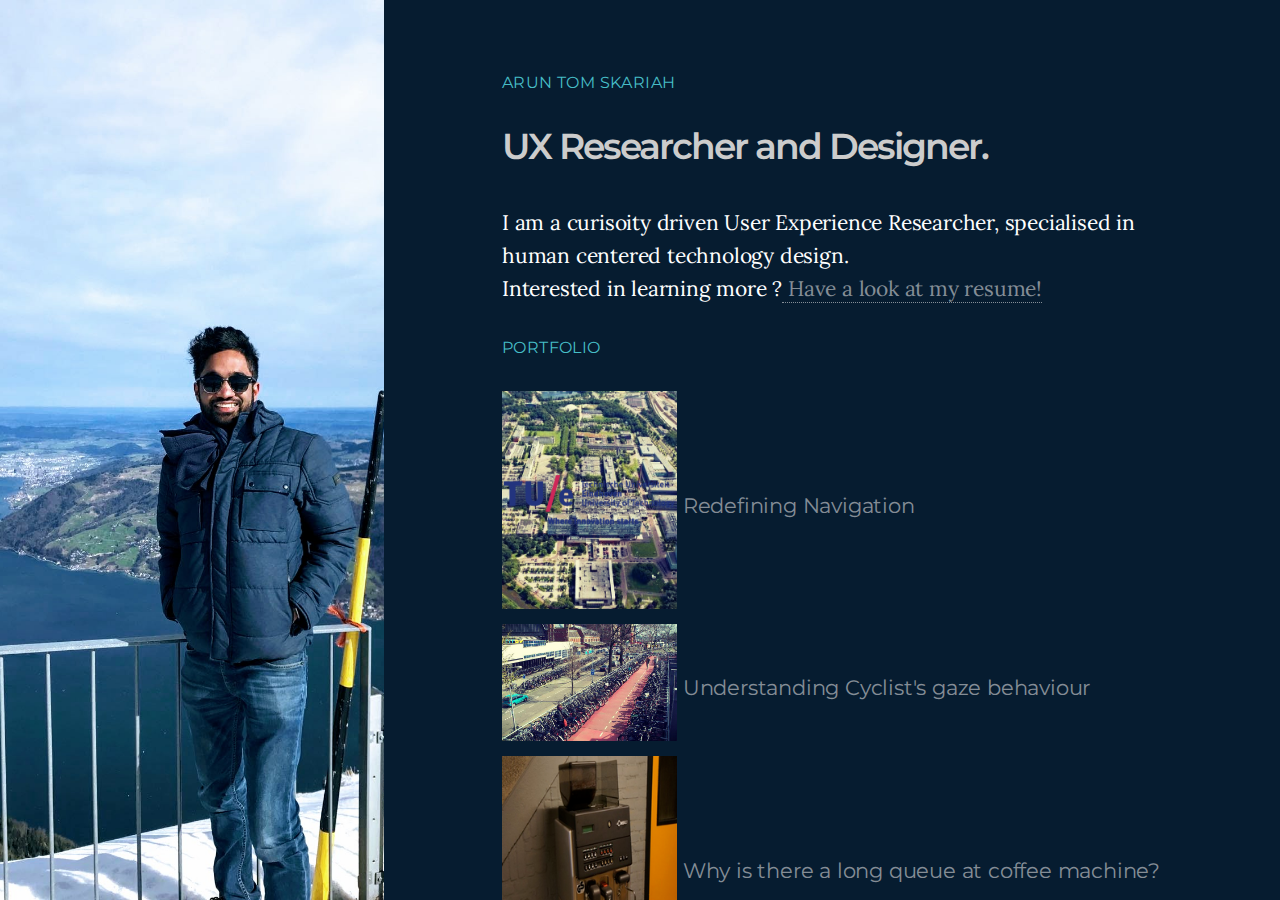
<file: index.html>
<!DOCTYPE html>
<html lang="en-US">

<head>

	<meta charset="UTF-8" />
	<meta http-equiv="X-UA-Compatible" content="IE=edge" />
	
	<!-- SEO -->
	<title>Arun Tom Skariah</title>
	<meta name="description" content="Split is a centrally-divided layout for a professional online presence with a big image or video left with alongside content." />
	<meta name="robots" content="index, follow" />
	<meta name="referrer" content="always" />

	<!-- Styles -->
	<link rel="stylesheet" href="https://www.w3schools.com/w3css/4/w3.css">
	<link rel="stylesheet" href="https://www.w3schools.com/lib/w3-colors-flat.css">
	<link rel='stylesheet' href='assets/css/split.css' type='text/css' media='screen' />
	<meta name="viewport" content="width=device-width,initial-scale=1" />

</head>

<body id="fullsingle" class="w3-flat-green-sea page-template-page-fullsingle-split">

<div class="fs-split">

	<!-- Image Side -->
	<div class="split-image w3-animate-left">

	</div>

	<!-- Content Side -->
	<div class="split-content w3-animate-right">


		

		<div class="split-content-vertically-center">
		
			
			<div class="split-intro">
				
				<h1>Arun Tom Skariah</h1>

				<span class="tagline">UX Researcher and Designer.</span>

			</div>

			<div class="split-bio">
				
				<p>I am a curisoity driven User Experience Researcher, specialised in human centered technology design. </br>Interested in learning more ?<a href="Resume.pdf" target="_blank"> Have a look at my resume!</a> </p>

			</div>


			
				

				<div class="split-intro">
				
				<h1>Portfolio</h1>
				
				</div>
				
				

				<a href="project1.html" class="projects"><div>
						<img class="img-valign" src="images/project1/project1.png" alt="" />
  						<span class="text2">Redefining Navigation</span>


				</div></a>		

				<a href="project2.html" class="projects"><div>
						<img class="img-valign" src="images/project2/project2.png" alt="" />
  						<span class="text2">Understanding Cyclist's gaze behaviour</span>

				</div>	</a>

				<a href="project3.html" class="projects"><div>
						<img class="img-valign" src="images/project3/project3.png" alt="" />
  						<span class="text2">Why is there a long queue at coffee machine?</span>

				</div>		
				</a>	
				<a href="project4.html" class="projects"><div>
						<img class="img-valign" src="images/project4/project4.jpg" alt="" />
  						<span class="text2">Trust in Autonomous Car</span>

				</div>		
				</a>	

		</div>
	</div>

</div>

</body>
</html>
</file>
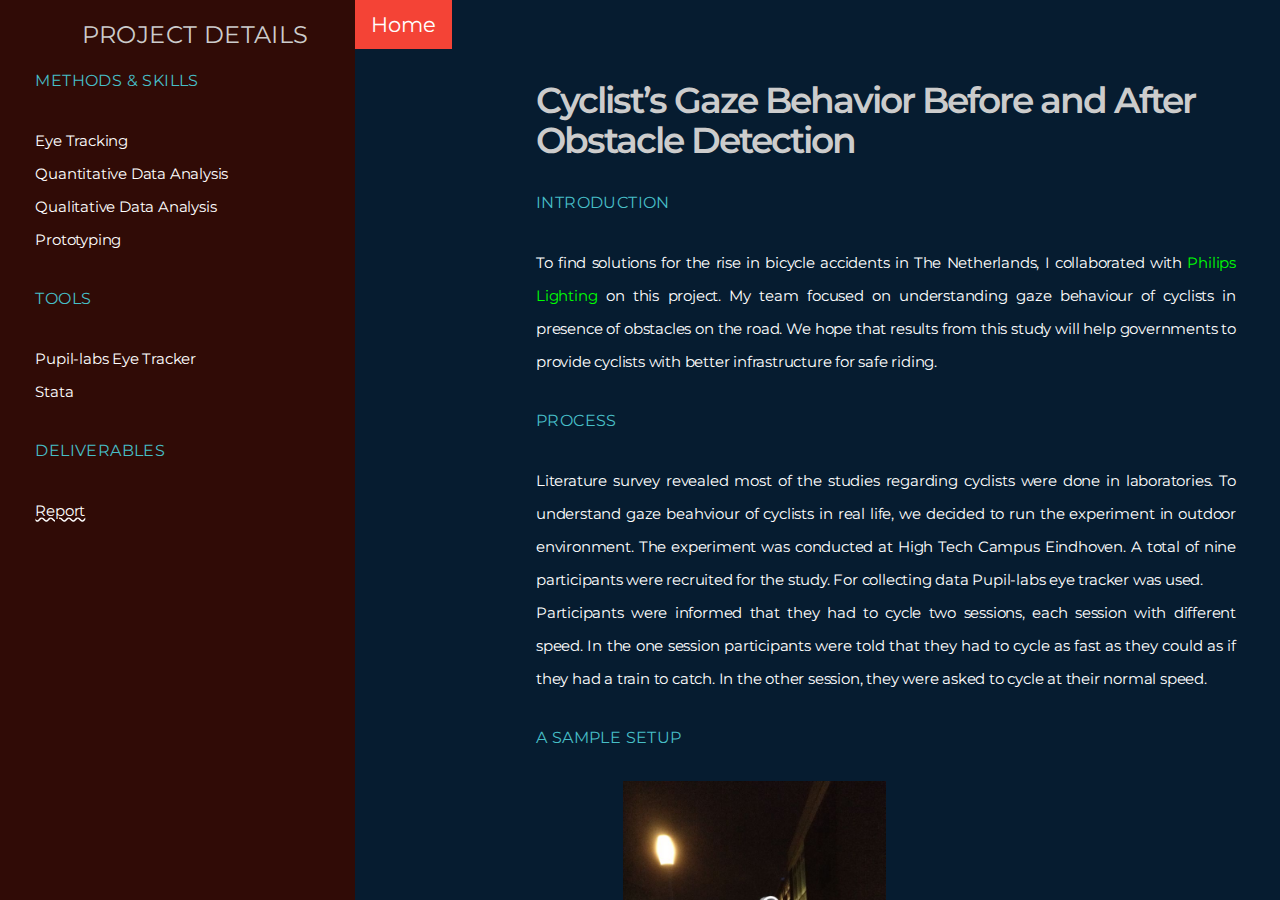
<file: project2.html>
<!DOCTYPE html>
<html lang="en-US">

<head>

	<meta charset="UTF-8" />
	<meta http-equiv="X-UA-Compatible" content="IE=edge" />
	
	<!-- SEO -->
	<title>Cyclist Gaze Behavior</title>
	<meta name="description" content="Split is a centrally-divided layout for a professional online presence with a big image or video left with alongside content." />
	<meta name="robots" content="index, follow" />
	<meta name="referrer" content="always" />

	<!-- Styles -->
	<link rel="stylesheet" href="https://www.w3schools.com/w3css/4/w3.css">
	<link rel="stylesheet" href="https://www.w3schools.com/lib/w3-colors-flat.css">
	<link rel='stylesheet' href='assets/css/split.css' type='text/css' media='screen' />
	<meta name="viewport" content="width=device-width,initial-scale=1" />

</head>

<body id="fullsingle" class="w3-flat-green-sea page-template-page-fullsingle-split">

<div class="fs-split">



	<div class="hero-image">
  		<div class="split-content-vertically-center" style="text-align: left; padding-left: 10%;">
		
	    		<div class="split-intro" style="padding-top: 10%; text-align: center;">
					
					
					<h1 style="font-size:24px;color:#cccccc">Project Details</h1>

				</div>

					
				

				<div class="split-intro" >
					
					
					<h1>Methods & Skills</h1>

				</div>

					
				<div class="text_project" style="text-align: justify;font-size:15px;">	
					Eye Tracking </br>
					Quantitative Data Analysis</br>
				Qualitative Data Analysis </br>
					Prototyping

				</div>
				<div class="split-intro" >
					
					
					<h1>Tools</h1>

				</div>

					
				<div class="text_project" style="text-align: justify;font-size:15px;">	
					Pupil-labs Eye Tracker</br>
					Stata
				</div>

				<div class="split-intro" >
					
					
					<h1>Deliverables</h1>

				</div>

					
				<div class="text_project" style="text-align: justify;font-size:15px;">	
					<a  href="Report/project2.pdf" target="_blank" style=" text-decoration: underline;text-decoration-style: wavy;color:white" >
						Report</a>
				</div>
			</div>
    			
    		
  			
	</div>
	<div class="hero-but">
	<a href="index.html"><button class="w3-btn w3-red">Home</button></a>
</div>
	<!-- Image Side -->
	

	<!-- Content Side -->
	<div class="split-content w3-animate-right">

		<div class="split-content-vertically-center">
		
			
			<div class="split-intro">
				
				<span class="tagline">Cyclist’s Gaze Behavior Before and After Obstacle Detection</span>
				

			</div>

					
			<div class="text_project">	

			</div>
			
			<div class="split-intro">
				
				<h1>Introduction</h1>
				
			</div>

			<div class="text_project" style="text-align: justify; font-size:15px;">	
				To find solutions for the rise in bicycle accidents in The Netherlands, I collaborated with <span style="color:#00ff00;"> Philips Lighting </span>on this project. My team focused on understanding gaze behaviour of cyclists in presence of obstacles on the road. We hope that results from this study will help governments to provide cyclists with better infrastructure for safe riding.

			</div>

			<div class="split-intro">
				
				<h1>Process</h1>
				
			</div>

			<div class="text_project" style="text-align: justify; font-size:15px;">	
				Literature survey revealed most of the studies regarding cyclists were done in laboratories. To understand gaze beahviour of cyclists in real life, we decided to run the experiment in outdoor environment. The experiment was conducted at High Tech Campus Eindhoven. A total of nine participants were recruited for the study. For collecting data Pupil-labs eye tracker was used.</br>
				Participants were informed that they had to cycle two sessions, each session with different speed. In the one session participants were told that they had to cycle as fast as they could as if they had a train to catch. In the other session, they were asked to cycle at their normal speed. </br>
			</div>

			<div class="split-intro">
				
				<h1>A sample setup</h1>
				
			</div>
			<div class="text_project" style="text-align: justify; font-size:15px;">	
				<img style="width:50%;height:50%; padding-left:12.5%;" align="middle" src="images/project2/setup.jpeg" alt="" /></br></br>
			

			</div>

			<div class="split-intro">
				
				<h1>Analysis</h1>
				
			</div>

			<div class="text_project" style="text-align: justify; font-size:15px;">	
				The video was coded frame by frame and gaze location was assigned to one of the following area of interest (AOI): on-road and off-road. Gaze percentages to the areas of interset was calulated in Excel. 
			</div>
			
			<div class="split-intro">
				
				<h1>Results</h1>
				
			</div>

			<div class="text_project" style="text-align: justify; font-size:15px;">	
				We found that there is no significant difference between gaze behavior before and after obstacle detected during day time. Since the data collected from night time was not good, statistical analysis was not done for the data. This chapter further discusses the reflection, limitation and suggestion for future research. We also found that participants gaze strategy differs between participants and also on speed of biking.
			</div>

			<div class="split-intro">
				
				<h1>Limitations</h1>
				
			</div>

			<div class="text_project" style="text-align: justify; font-size:15px;" >	
				Pupil-labs eye-tracker was not robust in data collection, especially in the night condition. The data collected during night was not good for analysis. Only few pupil movements were detected at night compared to daytime. This is quite a contrast to the performance of the eye-tracker under daylight conditions. 
			</div>
				

			<div class="text_project" style="text-align: justify;font-size:15px;">	
				
				<a  href="Report/project2.pdf" target="_blank" > <span style="color:red;">
				Click here</a> to read the complete report.</span>
			</div>

		</div>
	</div>

</div>

</body>
</html>
</file>
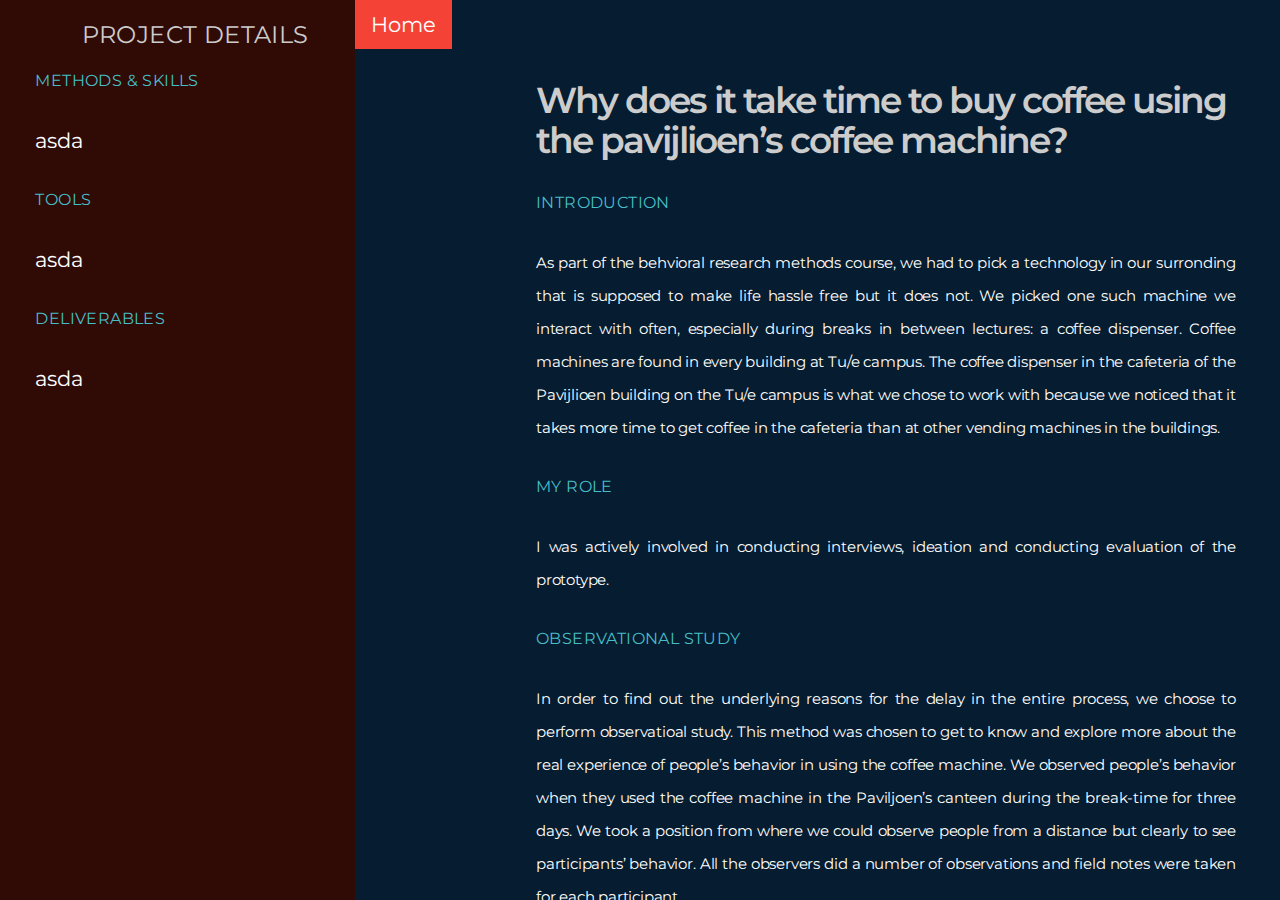
<file: project3.html>
<!DOCTYPE html>
<html lang="en-US">

<head>

	<meta charset="UTF-8" />
	<meta http-equiv="X-UA-Compatible" content="IE=edge" />
	
	<!-- SEO -->
	<title>Coffee Machine</title>
	<meta name="description" content="Split is a centrally-divided layout for a professional online presence with a big image or video left with alongside content." />
	<meta name="robots" content="index, follow" />
	<meta name="referrer" content="always" />

	<!-- Styles -->
	<link rel="stylesheet" href="https://www.w3schools.com/w3css/4/w3.css">
	<link rel="stylesheet" href="https://www.w3schools.com/lib/w3-colors-flat.css">
	<link rel='stylesheet' href='assets/css/split.css' type='text/css' media='screen' />
	<meta name="viewport" content="width=device-width,initial-scale=1" />

</head>

<body id="fullsingle" class="w3-flat-green-sea page-template-page-fullsingle-split">

<div class="fs-split">



	<div class="hero-image">
  			
  			<div class="split-content-vertically-center" style="text-align: left; padding-left: 10%;">
		
	    		<div class="split-intro" style="padding-top: 10%; text-align: center;">
					
					
					<h1 style="font-size:24px;color:#cccccc">Project Details</h1>

				</div>

					
				

				<div class="split-intro" >
					
					
					<h1>Methods & Skills</h1>

				</div>

					
				<div class="text_project">	
					asda
				</div>
				<div class="split-intro" >
					
					
					<h1>Tools</h1>

				</div>

					
				<div class="text_project">	
					asda
				</div>

				<div class="split-intro" >
					
					
					<h1>Deliverables</h1>

				</div>

					
				<div class="text_project">	
					asda
				</div>
			</div>
  			
	</div>
	<div class="hero-but">
	<a href="index.html"><button class="w3-btn w3-red">Home</button></a>
</div>
	<!-- Image Side -->
	

	<!-- Content Side -->
	<div class="split-content w3-animate-right">

		<div class="split-content-vertically-center">
		
			
			<div class="split-intro">
				
				<span class="tagline" >Why does it take time to buy coffee using the pavijlioen’s coffee
machine?</span>
				

			</div>

					
			<div class="text_project">	

			</div>
			
			<div class="split-intro">
				
				<h1>Introduction</h1>
				
			</div>

			<div class="text_project" style="text-align: justify;font-size:15px;">	
				As part of the behvioral research methods course, we had to pick a technology in our surronding that is supposed to make life hassle free but it does not. We picked one such machine we interact with often, especially during breaks in between lectures: a coffee dispenser. Coffee machines are found in every building at Tu/e campus. The coffee dispenser in the cafeteria of the Pavijlioen building on the Tu/e campus is what we chose to work with because we noticed that it takes more time to get coffee in the cafeteria than at other vending machines in the buildings.
				
			</div>

			<div class="split-intro">
				
				<h1>My Role</h1>
				
			</div>

			<div class="text_project" style="text-align: justify;font-size:15px;">	
				I was actively involved in conducting interviews, ideation and conducting evaluation of the prototype.
			</div>
				

			<div class="split-intro">
				
				<h1>Observational Study</h1>
				
			</div>

			<div class="text_project" style="text-align: justify;font-size:15px;">	
				
					
					In order to find out the underlying reasons for the delay in the entire process, we choose to perform observatioal study. This method was chosen to get to know and explore more about the real experience of people’s behavior in using the coffee machine. We observed people’s behavior when they used the coffee machine in the Paviljoen’s canteen during the break-time for three days. We took a position from where we could observe people from a distance but clearly to see participants’ behavior. All the observers did a number of observations and field notes were taken for each participant. </br></br>

					Although, lack of cues can cause a delay, in some cases this was also enhanced by the ineffective payment method adopted at the canteen. Participants after getting their coffee or tea, had to stand in another queue at the payment desk where many a time the cashier was absent or was too crowded during peak times. Further, we observed that participants, when they were alone, got lost in their thoughts or phone and got engaged in conversation with their friends when they came with a group. This also created delay in the process.
					
				
					
			</div>

			<div class="split-intro">
				
				<h1>Results</h1>
				
			</div>

			<div class="text_project" style="text-align: justify;font-size:15px;">	
				
				Data from the field notes were categorised into four main themes.</br> </br>

				<img style="width:100%;height:100%; padding-left:0%;" align="middle" src="images/project3/Themes.JPG" alt="" /></br></br>

				Of the four themes, the one theme that occurred the most, almost in all the observations was the “cues” or the delay created due to the lack of any auditory or visual cues. From the manifestation of the theme “cues” in the observations, it can be inferred that, there is strong association between “cues” and delay in the process of buying coffee.
			</div>
			
			
			<div class="text_project" style="text-align: justify;font-size:15px;">	
				
				<a  href="Report/project3.pdf" target="_blank" > <span style="color:red;">
				Click here</a> to read the complete report.</span>
			</div>

				

				

		</div>
	</div>

</div>

</body>
</html>
</file>
<file: assets/css/split.css>
@import url("https://fonts.googleapis.com/css?family=Montserrat:400,600");
@import url("https://fonts.googleapis.com/css?family=Lora");
html, body, div, span, applet, object, iframe,
h1, h2, h3, h4, h5, h6, p, blockquote, pre,
a, abbr, acronym, address, big, cite, code,
del, dfn, em, img, ins, kbd, q, s, samp,
small, strike, strong, sub, sup, tt, var,
b, u, i, center,
dl, dt, dd, ol, ul, li,
fieldset, form, label, legend,
table, caption, tbody, tfoot, thead, tr, th, td,
article, aside, canvas, details, embed,
figure, figcaption, footer, header, hgroup,
menu, nav, output, ruby, section, summary,
time, mark, audio, video {
  margin: 0;
  padding: 0;
  border: 0;
  font-size: 100%;
  font: inherit;
  vertical-align: baseline; }

article, aside, details, figcaption, figure,
footer, header, hgroup, menu, nav, section {
  display: block; }

body {
  line-height: 1; }

ol, ul {
  list-style: none; }

blockquote, q {
  quotes: none; }

blockquote:before, blockquote:after,
q:before, q:after {
  content: '';
  content: none; }

table {
  border-collapse: collapse;
  border-spacing: 0; }

* {
  -webkit-font-smoothing: antialiased;
  -moz-osx-font-smoothing: grayscale;
  text-rendering: optimizeLegibility;
  -moz-font-feature-settings: "liga" on;
  margin: 0; }

img.alignright {
  float: right; }

img.alignleft {
  float: left; }

img.aligncenter {
  clear: both;
  display: block;
  margin-right: auto;
  margin-left: auto; }

body {
  background-color: #FFFFFF;
  border-style: none; }

body,
p,
a,
a:hover {
  color:#000000;
  }

a,
a:hover {

  
      text-decoration: none;
      border: none;
      border-style: none;
      box-shadow: none; }

/* -- Content -- */
@-webkit-keyframes fadein {
  from {
    opacity: 0; }
  to {
    opacity: 1; } }
@keyframes fadein {
  from {
    opacity: 0; }
  to {
    opacity: 1; } }

html {
  background-color: #061C30; }

body.page-template-page-fullsingle-split {
  background-color: #061C30;
  color: #ffffff;
  font-family: 'Montserrat', sans-serif;
  font-weight: 400;
  font-size: 21px;
  line-height: 33px;
  letter-spacing: -0.2px;
  
  -webkit-animation: fadein 2s;
          animation: fadein 2s; }
  body.page-template-page-fullsingle-split p {
    color: #ffffff; }

.fs-split {
  width: 100vw;
  height: 100vh;
  display: -webkit-box;
  display: -ms-flexbox;
  display: flex; }
  @media (max-width: 800px) {
    .fs-split {
      height: auto;
      -ms-flex-wrap: wrap;
          flex-wrap: wrap; } }
  .fs-split .split-image {
    width: 30%;
    height: 100vh;
    background-image: url("../../images/background.jpg");
    background-position: center center;
    background-size: cover; }
    .fs-split .split-image1 {
    width: 30%;
    height: 100vh;
    background-image: url("../../images/project1.jpg");
    background-position: center center;
    background-size: cover; }

     .fs-split .split-image2 {
    width: 30%;
    height: 100vh;
    background-image: url("../../images/project2.jpg");
    background-position: center center;
    background-size: cover; }
    @media (max-width: 800px) {
      .fs-split .split-image {
        height: 80vh;
        width: 100%; } }
  .fs-split .split-content {
    width: 70%;
    min-height: 100vh;
    display: -webkit-box;
    display: -ms-flexbox;
    display: flex;
    -webkit-box-align: center;
        -ms-flex-align: center;
            align-items: center;
    -webkit-box-pack: center;
        -ms-flex-pack: center;
            justify-content: center;
    overflow: auto; }
    @media (max-width: 800px) {
      .fs-split .split-content {
        width: 100%;
        height: auto; } }
    .fs-split .split-content .split-content-vertically-center {
      padding: 80px 0px 40px 40px;
      max-width: 740px;
      margin-top: auto;
      margin-bottom: auto; }
      @media (max-width: 1200px) {
        .fs-split .split-content .split-content-vertically-center {
          padding: 60px; } }
      @media (max-width: 800px) {
        .fs-split .split-content .split-content-vertically-center {
          padding: 40px; } }

.split-intro {
  font-weight: 600;
  font-size: 36px;
  line-height: 40px;
  letter-spacing: -2px; }
  .split-intro h1 {
    font-weight: 400;
    text-transform: uppercase;
    font-size: 16px;
    line-height:  6px;
    margin-bottom: 40px;
    letter-spacing: 0.4px;
    color: #47bec7; }
  .split-intro .tagline {
    color: #CCCCCC;
    text-align: justify; }

.split-bio {
  padding: 40px 0 40px 0;
  font-family: 'Lora', serif; }
  @media (max-width: 1200px) {
    .split-bio {
      padding: 30px 0; } }
  @media (max-width: 800px) {
    .split-bio {
      padding: 20px 0; } }
  .split-bio p {
    color: #848d96; 
   }
  .split-bio a {
    color: #848d96;
    transition-duration: 0.5s;
    border-bottom: 1px dotted #848d96; }
    .split-bio a:hover {
      color: #CA486d;
      transition-duration: 0.1s;
      border-bottom: 1px dotted #CA486d; }

.split-bio img{
 
 width:25%;
  height:25%;
}



.split-lists{text-align: center;}
.split-lists .split-list {
  width: 30%;
  display: inline-block;
  margin-bottom: 60px; }
  @media (max-width: 500px) {
    .split-lists .split-list {
      width: 90%; } }
  .split-lists  h3  {

    font-weight: 400;
    text-transform: uppercase;
    font-size: 31px;
    line-height: 11px;
    margin-bottom: 31px;
    color: #848d96;
    letter-spacing: 2px;
    opacity: 0.5; }

.img-valign {
  vertical-align: middle;
  margin-bottom: 0.75em;
  width:25%;
  height:25%;
}


.projects {
    color: #848d96;
    transition-duration: 0.5s;
    border-bottom: 1px dotted #848d96; }

.projects :hover {
     color: #CA486d;
     transition-duration: 0.1s;
     border-bottom: 0px dotted #CA486d; }

.text_project{
    margin-bottom: 40px;


}


/* for project navigation*/



.fs-split .hero-image {
    width: 30%;
    height: 100vh;
   background-color:#300b06;
    
    background-position: center center;
    background-size: cover; }
    .fs-split .hero-image2 {
    width: 30%;
    height: 100vh;
   
    background-image: url("../../images/project2/project2.png");
    background-position: center center;
    background-size: cover; }
    @media (max-width: 800px) {
      .fs-split .hero-image {
        height: 80vh;
        width: 100%; } }
  
.hero-but button {
  
  left:20vh;
  top:20vh;
  cursor: pointer;
}

@media (max-width: 800px) {
      .hero-but button {
        left:20%;
        top:50%; } }

.hero-but button:hover {
 
}
</file>
